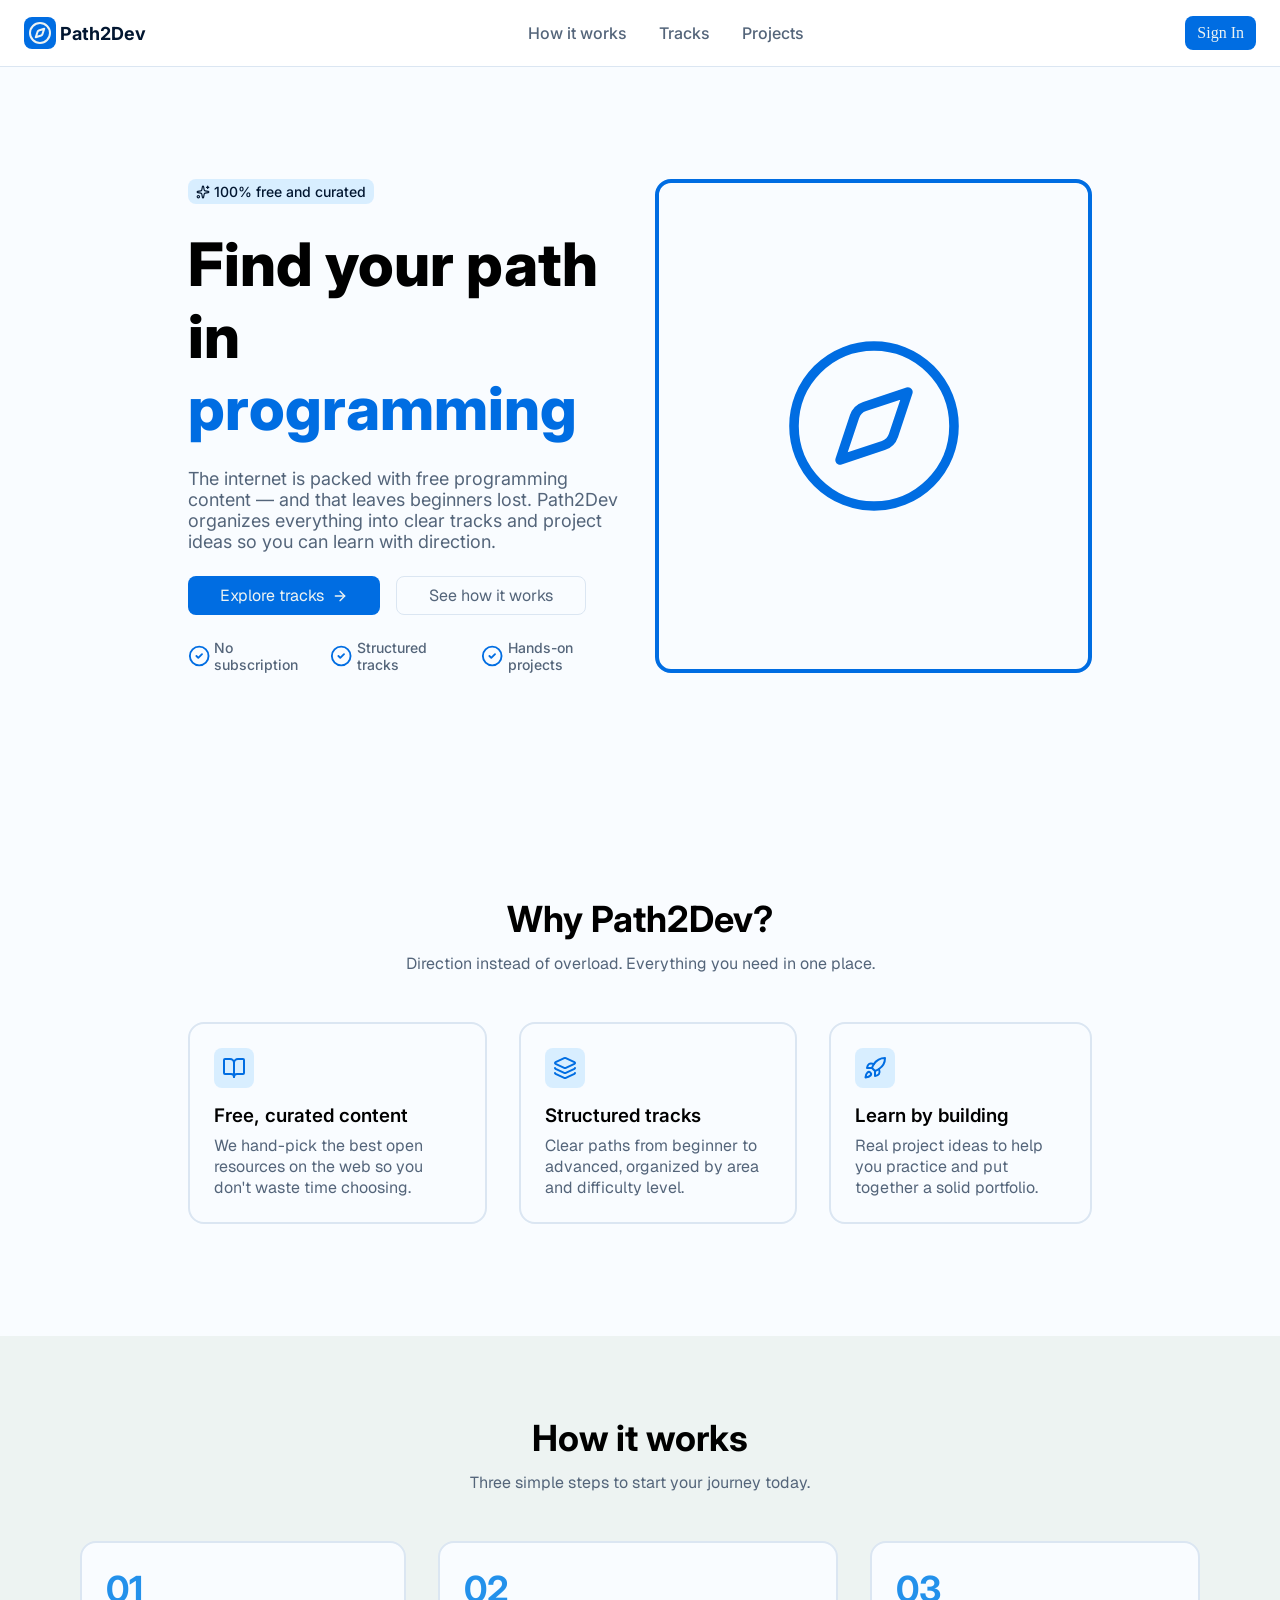
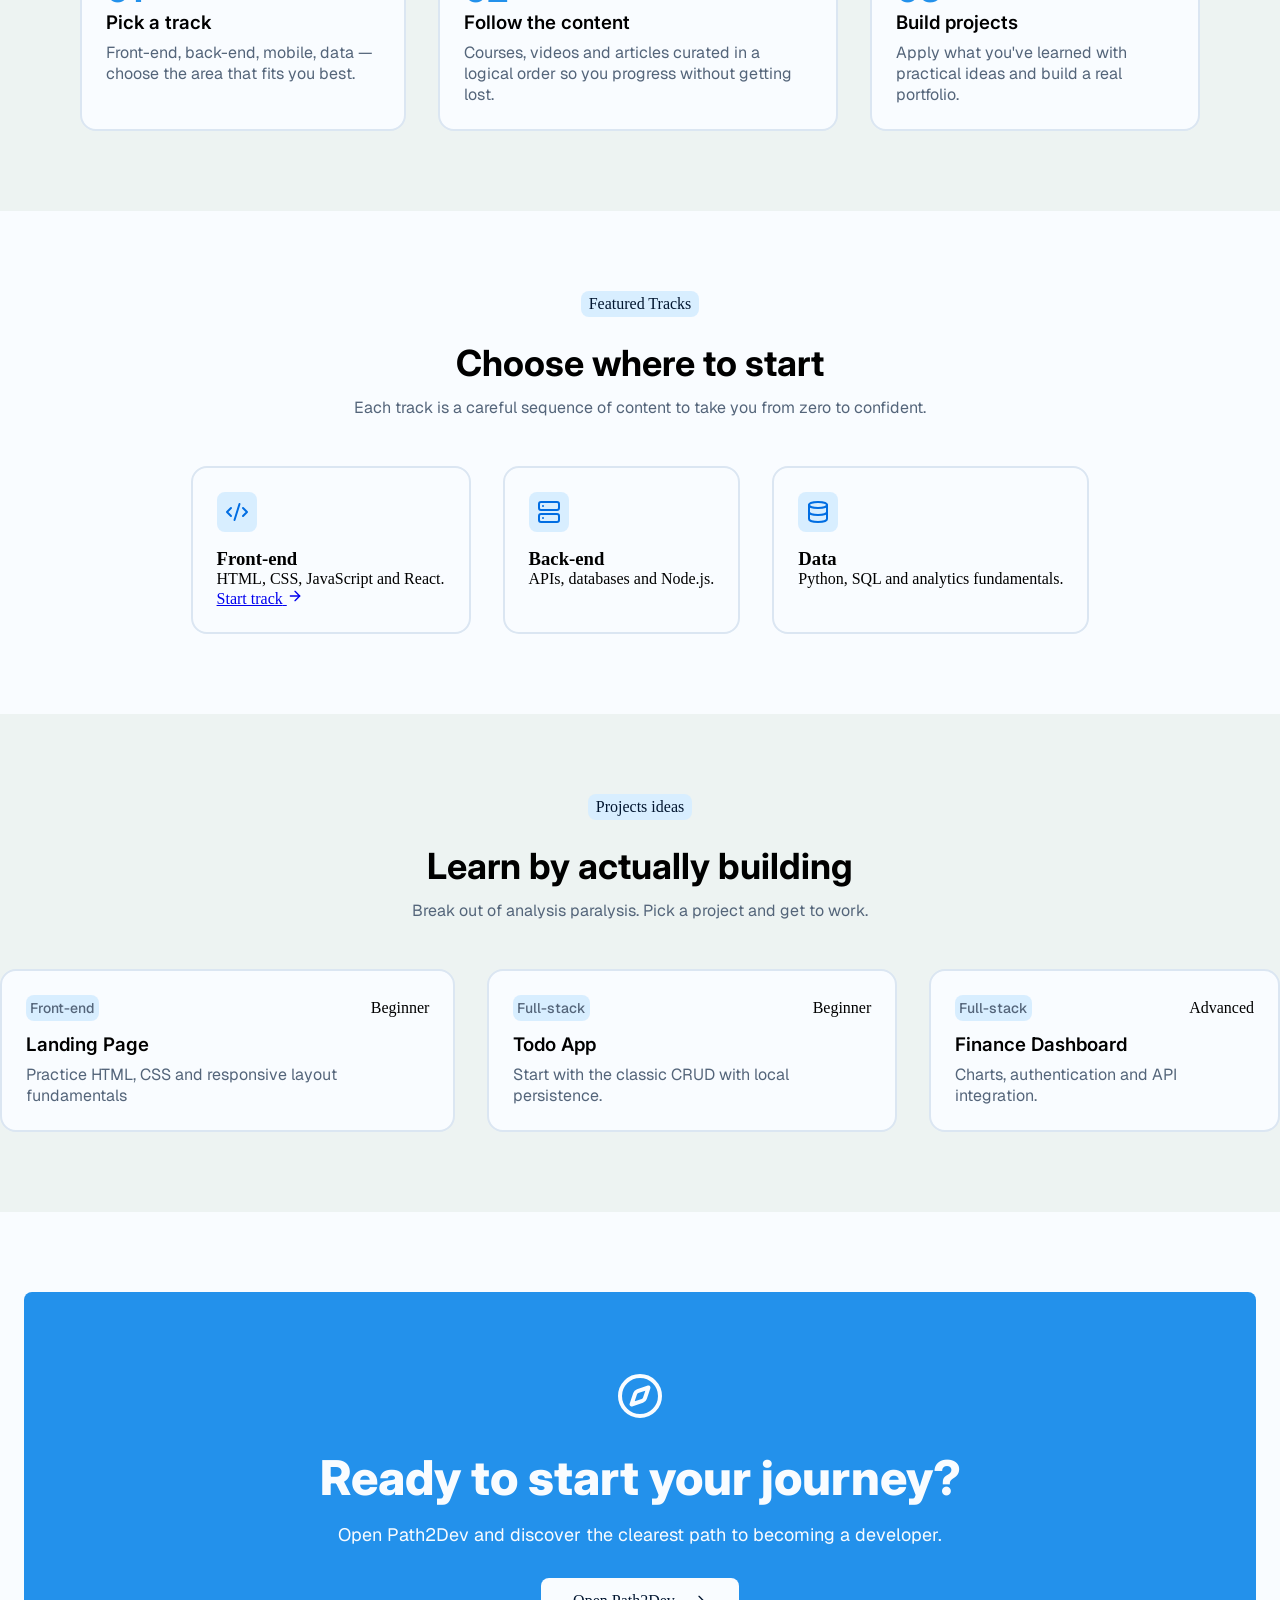
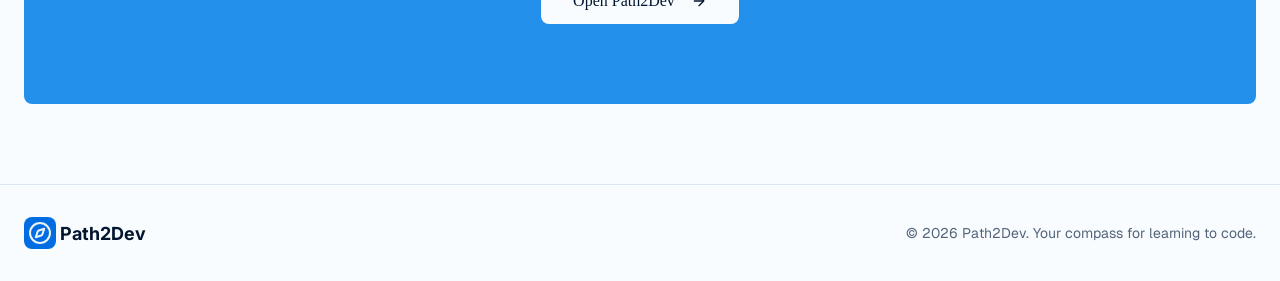
<file: index.html>
<!doctype html>
<html lang="en">
  <head>
    <meta charset="UTF-8" />
    <meta name="viewport" content="width=device-width, initial-scale=1.0" />
    <link rel="stylesheet" href="./src/css/style.css" />
    <link rel="stylesheet" href="./src/css/responsive.css">
    <title>Path2Dev</title>
  </head>
  <body>
    <header class="header">
      <nav class="header__nav">
        <div class="header__logo" >
          <div class="header__icon">
            <svg
              class="compass-icon"
              xmlns="http://www.w3.org/2000/svg"
              width="24"
              height="24"
              viewBox="0 0 24 24"
              fill="none"
              stroke="currentColor"
              stroke-width="2"
              stroke-linecap="round"
              stroke-linejoin="round"
              class="lucide lucide-compass-icon lucide-compass"
            >
              <circle cx="12" cy="12" r="10" />
              <path
                d="m16.24 7.76-1.804 5.411a2 2 0 0 1-1.265 1.265L7.76 16.24l1.804-5.411a2 2 0 0 1 1.265-1.265z"
              />
            </svg>
          </div>
          <span class="header__title">Path2Dev</span>
        </div>

        <ul class="header__navlist">
          <li>
            <a href="#how-it-works" class="header__navlist-link"
              >How it works</a
            >
          </li>
          <li><a href="#tracks" class="header__navlist-link">Tracks</a></li>
          <li><a href="#projects" class="header__navlist-link">Projects</a></li>
        </ul>

        <a class="header__button" href="./pages/learning.html">Sign In</a>
      </nav>
    </header>

    <main>
      <section class="hero" id="hero">
        <div class="hero__content">
          <div class="tag">
            <svg
              xmlns="http://www.w3.org/2000/svg"
              width="14"
              height="14"
              viewBox="0 0 24 24"
              fill="none"
              stroke="currentColor"
              stroke-width="2"
              stroke-linecap="round"
              stroke-linejoin="round"
              class="lucide lucide-sparkles-icon lucide-sparkles"
            >
              <path
                d="M11.017 2.814a1 1 0 0 1 1.966 0l1.051 5.558a2 2 0 0 0 1.594 1.594l5.558 1.051a1 1 0 0 1 0 1.966l-5.558 1.051a2 2 0 0 0-1.594 1.594l-1.051 5.558a1 1 0 0 1-1.966 0l-1.051-5.558a2 2 0 0 0-1.594-1.594l-5.558-1.051a1 1 0 0 1 0-1.966l5.558-1.051a2 2 0 0 0 1.594-1.594z"
              />
              <path d="M20 2v4" />
              <path d="M22 4h-4" />
              <circle cx="4" cy="20" r="2" />
            </svg>
            <span>100% free and curated</span>
          </div>
          <h1 class="hero__title">
            Find your path in <strong>programming</strong>
          </h1>
          <p class="hero__description">
            The internet is packed with free programming content — and that
            leaves beginners lost. Path2Dev organizes everything into clear
            tracks and project ideas so you can learn with direction.
          </p>

          <div class="hero__buttons">
            <a class="hero__button explore__button" href="#tracks">
              <span>Explore tracks</span>
              <svg
                xmlns="http://www.w3.org/2000/svg"
                width="16"
                height="16"
                viewBox="0 0 24 24"
                fill="none"
                stroke="currentColor"
                stroke-width="2"
                stroke-linecap="round"
                stroke-linejoin="round"
                class="lucide lucide-arrow-right-icon lucide-arrow-right"
              >
                <path d="M5 12h14" />
                <path d="m12 5 7 7-7 7" />
              </svg>
            </a>
            <a class="hero__button how-it-works-btn" href="#how-it-works"
              >See how it works</a
            >
          </div>

          <div class="hero__tags">
            <div class="no-subscription-tag hero__tag">
              <svg
                xmlns="http://www.w3.org/2000/svg"
                width="24"
                height="24"
                viewBox="0 0 24 24"
                fill="none"
                stroke="currentColor"
                stroke-width="2"
                stroke-linecap="round"
                stroke-linejoin="round"
                class="lucide lucide-circle-check-icon lucide-circle-check"
              >
                <circle cx="12" cy="12" r="10" />
                <path d="m9 12 2 2 4-4" />
              </svg>
              <span>No subscription</span>
            </div>

            <div class="structured-tracks-tag hero__tag">
              <svg
                xmlns="http://www.w3.org/2000/svg"
                width="24"
                height="24"
                viewBox="0 0 24 24"
                fill="none"
                stroke="currentColor"
                stroke-width="2"
                stroke-linecap="round"
                stroke-linejoin="round"
                class="lucide lucide-circle-check-icon lucide-circle-check"
              >
                <circle cx="12" cy="12" r="10" />
                <path d="m9 12 2 2 4-4" />
              </svg>
              <span>Structured tracks</span>
            </div>

            <div class="hands-on-projects-tag hero__tag">
              <svg
                xmlns="http://www.w3.org/2000/svg"
                width="24"
                height="24"
                viewBox="0 0 24 24"
                fill="none"
                stroke="currentColor"
                stroke-width="2"
                stroke-linecap="round"
                stroke-linejoin="round"
                class="lucide lucide-circle-check-icon lucide-circle-check"
              >
                <circle cx="12" cy="12" r="10" />
                <path d="m9 12 2 2 4-4" />
              </svg>
              <span>Hands-on projects</span>
            </div>
          </div>
        </div>

        <div class="hero__image">
          <svg
            class="compass-icon"
            xmlns="http://www.w3.org/2000/svg"
            width="192"
            height="192"
            viewBox="0 0 24 24"
            fill="none"
            stroke="currentColor"
            stroke-width="1.2"
            stroke-linecap="round"
            stroke-linejoin="round"
            class="lucide lucide-compass-icon lucide-compass"
          >
            <circle cx="12" cy="12" r="10" />
            <path
              d="m16.24 7.76-1.804 5.411a2 2 0 0 1-1.265 1.265L7.76 16.24l1.804-5.411a2 2 0 0 1 1.265-1.265z"
            />
          </svg>
        </div>
      </section>

      <section class="why-path2dev" id="why-path2dev">
        <div class="why-path2dev__header section__header">
          <h2 class="subtitle why-path2dev__title">Why Path2Dev?</h2>
          <p class="section__description">
            Direction instead of overload. Everything you need in one place.
          </p>
        </div>

        <div class="division-block-box">
          <div class="division-block">
            <div class="division-block-icon">
              <svg
                xmlns="http://www.w3.org/2000/svg"
                width="24"
                height="24"
                viewBox="0 0 24 24"
                fill="none"
                stroke="currentColor"
                stroke-width="2"
                stroke-linecap="round"
                stroke-linejoin="round"
                class="lucide lucide-book-open-icon lucide-book-open"
              >
                <path d="M12 7v14" />
                <path
                  d="M3 18a1 1 0 0 1-1-1V4a1 1 0 0 1 1-1h5a4 4 0 0 1 4 4 4 4 0 0 1 4-4h5a1 1 0 0 1 1 1v13a1 1 0 0 1-1 1h-6a3 3 0 0 0-3 3 3 3 0 0 0-3-3z"
                />
              </svg>
            </div>

            <h3 class="division-block__title">Free, curated content</h3>
            <p class="division-block__subtitle">
              We hand-pick the best open resources on the web so you don't waste
              time choosing.
            </p>
          </div>

          <div class="division-block">
            <div class="division-block-icon">
              <svg
                xmlns="http://www.w3.org/2000/svg"
                width="24"
                height="24"
                viewBox="0 0 24 24"
                fill="none"
                stroke="currentColor"
                stroke-width="2"
                stroke-linecap="round"
                stroke-linejoin="round"
                class="lucide lucide-layers-icon lucide-layers"
              >
                <path
                  d="M12.83 2.18a2 2 0 0 0-1.66 0L2.6 6.08a1 1 0 0 0 0 1.83l8.58 3.91a2 2 0 0 0 1.66 0l8.58-3.9a1 1 0 0 0 0-1.83z"
                />
                <path
                  d="M2 12a1 1 0 0 0 .58.91l8.6 3.91a2 2 0 0 0 1.65 0l8.58-3.9A1 1 0 0 0 22 12"
                />
                <path
                  d="M2 17a1 1 0 0 0 .58.91l8.6 3.91a2 2 0 0 0 1.65 0l8.58-3.9A1 1 0 0 0 22 17"
                />
              </svg>
            </div>

            <h3 class="division-block__title">Structured tracks</h3>
            <p class="division-block__subtitle">
              Clear paths from beginner to advanced, organized by area and
              difficulty level.
            </p>
          </div>

          <div class="division-block">
            <div class="division-block-icon">
              <svg
                xmlns="http://www.w3.org/2000/svg"
                width="24"
                height="24"
                viewBox="0 0 24 24"
                fill="none"
                stroke="currentColor"
                stroke-width="2"
                stroke-linecap="round"
                stroke-linejoin="round"
                class="lucide lucide-rocket-icon lucide-rocket"
              >
                <path d="M12 15v5s3.03-.55 4-2c1.08-1.62 0-5 0-5" />
                <path
                  d="M4.5 16.5c-1.5 1.26-2 5-2 5s3.74-.5 5-2c.71-.84.7-2.13-.09-2.91a2.18 2.18 0 0 0-2.91-.09"
                />
                <path
                  d="M9 12a22 22 0 0 1 2-3.95A12.88 12.88 0 0 1 22 2c0 2.72-.78 7.5-6 11a22.4 22.4 0 0 1-4 2z"
                />
                <path d="M9 12H4s.55-3.03 2-4c1.62-1.08 5 .05 5 .05" />
              </svg>
            </div>

            <h3 class="division-block__title">Learn by building</h3>
            <p class="division-block__subtitle">
              Real project ideas to help you practice and put together a solid
              portfolio.
            </p>
          </div>
        </div>
      </section>

      <section class="how-it-works" id="how-it-works">
        <div class="how-it-works__header section__header">
          <h2 class="subtitle how-it-works__title">How it works</h2>
          <p class="section__description">Three simple steps to start your journey today.</p>
        </div>

        <div class="division-block-box">
          <div class="division-block">
            <div class="number">01</div>
            <h3 class="division-block__title">Pick a track</h3>
            <p class="division-block__subtitle">
              Front-end, back-end, mobile, data — choose the area that fits you
              best.
            </p>
          </div>

          <div class="division-block">
            <div class="number">02</div>
            <h3 class="division-block__title">Follow the content</h3>
            <p class="division-block__subtitle">
              Courses, videos and articles curated in a logical order so you
              progress without getting lost.
            </p>
          </div>

          <div class="division-block">
            <div class="number">03</div>
            <h3 class="division-block__title">Build projects</h3>
            <p class="division-block__subtitle">
              Apply what you've learned with practical ideas and build a real
              portfolio.
            </p>
          </div>
        </div>
      </section>

      <section class="tracks" id="tracks">
        <div class="tracks__header section__header">
          <div class="featured-tag">
            <span class="tag">Featured Tracks</span>
          </div>
          <h2 class="subtitle">Choose where to start</h2>
          <p class="section__description">
            Each track is a careful sequence of content to take you from zero to
            confident.
          </p>
        </div>

        <div class="division-block-box">
          <div class="division-block">
            <div class="icon code-icon division-block-icon">
              <svg
                xmlns="http://www.w3.org/2000/svg"
                width="24"
                height="24"
                viewBox="0 0 24 24"
                fill="none"
                stroke="currentColor"
                stroke-width="2"
                stroke-linecap="round"
                stroke-linejoin="round"
                class="lucide lucide-code-xml-icon lucide-code-xml"
              >
                <path d="m18 16 4-4-4-4" />
                <path d="m6 8-4 4 4 4" />
                <path d="m14.5 4-5 16" />
              </svg>
            </div>
            <h3>Front-end</h3>
            <p>HTML, CSS, JavaScript and React.</p>
            <a href="./pages/learning.html" class="track-link">
              <span>Start track</span>
              <svg
                xmlns="http://www.w3.org/2000/svg"
                width="16"
                height="16"
                viewBox="0 0 24 24"
                fill="none"
                stroke="currentColor"
                stroke-width="2"
                stroke-linecap="round"
                stroke-linejoin="round"
                class="lucide lucide-arrow-right"
              >
                <path d="M5 12h14" />
                <path d="m12 5 7 7-7 7" />
              </svg>
            </a>
          </div>

          <div class="division-block">
            <div class="icon server-icon division-block-icon">
              <svg
                xmlns="http://www.w3.org/2000/svg"
                width="24"
                height="24"
                viewBox="0 0 24 24"
                fill="none"
                stroke="currentColor"
                stroke-width="2"
                stroke-linecap="round"
                stroke-linejoin="round"
                class="lucide lucide-server-icon lucide-server"
              >
                <rect width="20" height="8" x="2" y="2" rx="2" ry="2" />
                <rect width="20" height="8" x="2" y="14" rx="2" ry="2" />
                <line x1="6" x2="6.01" y1="6" y2="6" />
                <line x1="6" x2="6.01" y1="18" y2="18" />
              </svg>
            </div>
            <h3>Back-end</h3>
            <p>APIs, databases and Node.js.</p>
          </div>

          <div class="division-block">
            <div class="icon data-icon division-block-icon">
              <svg
                xmlns="http://www.w3.org/2000/svg"
                width="24"
                height="24"
                viewBox="0 0 24 24"
                fill="none"
                stroke="currentColor"
                stroke-width="2"
                stroke-linecap="round"
                stroke-linejoin="round"
                class="lucide lucide-database-icon lucide-database"
              >
                <ellipse cx="12" cy="5" rx="9" ry="3" />
                <path d="M3 5V19A9 3 0 0 0 21 19V5" />
                <path d="M3 12A9 3 0 0 0 21 12" />
              </svg>
            </div>
            <h3>Data</h3>
            <p>Python, SQL and analytics fundamentals.</p>
          </div>
        </div>
      </section>

      <section class="projects" id="projects">
        <div class="projects__header section__header">
          <div class="projects__tag tag">
            <span>Projects ideas</span>
          </div>

          <h2 class="subtitle">Learn by actually building</h2>
          <p class="section__description">
            Break out of analysis paralysis. Pick a project and get to work.
          </p>
        </div>

        <div class="division-block-box">
          <div class="division-block">
            <div class="projects-tags">
              <span class="stack">Front-end</span>
              <span class="difficulty">Beginner</span>
            </div>
            <h3 class="division-block__title">Landing Page</h3>
            <p class="division-block__subtitle">Practice HTML, CSS and responsive layout fundamentals</p>
          </div>

          <div class="division-block">
            <div class="projects-tags">
              <span class="stack">Full-stack</span>
              <span class="difficulty">Beginner</span>
            </div>
            <h3 class="division-block__title">Todo App</h3>
            <p class="division-block__subtitle">Start with the classic CRUD with local persistence.</p>
          </div>

          <div class="division-block">
            <div class="projects-tags">
              <span class="stack">Full-stack</span>
              <span class="difficulty">Advanced</span>
            </div>
            <h3 class="division-block__title">Finance Dashboard</h3>
            <p class="division-block__subtitle">Charts, authentication and API integration.</p>
          </div>
        </div>
      </section>

      <section class="access" id="acess">
        <div class="access_box">
          <div class="access__content">
            <div class="icon">
              <svg
                class="compass-icon"
                xmlns="http://www.w3.org/2000/svg"
                width="48"
                height="48"
                viewBox="0 0 24 24"
                fill="none"
                stroke="currentColor"
                stroke-width="2"
                stroke-linecap="round"
                stroke-linejoin="round"
                class="lucide lucide-compass-icon lucide-compass"
              >
                <circle cx="12" cy="12" r="10" />
                <path
                  d="m16.24 7.76-1.804 5.411a2 2 0 0 1-1.265 1.265L7.76 16.24l1.804-5.411a2 2 0 0 1 1.265-1.265z"
                />
              </svg>
            </div>
            <h2 class="access__title">Ready to start your journey?</h2>
            <p class="access__description">
              Open Path2Dev and discover the clearest path to becoming a
              developer.
            </p>
            <a href="./pages/learning.html" class="access__button">
              <span>
                Open Path2Dev 
              </span>
              <svg
                xmlns="http://www.w3.org/2000/svg"
                width="16"
                height="16"
                viewBox="0 0 24 24"
                fill="none"
                stroke="currentColor"
                stroke-width="2"
                stroke-linecap="round"
                stroke-linejoin="round"
                class="lucide lucide-arrow-right-icon lucide-arrow-right"
              >
                <path d="M5 12h14" />
                <path d="m12 5 7 7-7 7" />
              </svg>
            </a>
          </div>
        </div>
      </section>

      <footer class="footer" id="footer">
        <div class="footer__logo ">
          <div class="footer__icon">
            <svg
              class="compass-icon"
              xmlns="http://www.w3.org/2000/svg"
              width="24"
              height="24"
              viewBox="0 0 24 24"
              fill="none"
              stroke="currentColor"
              stroke-width="2"
              stroke-linecap="round"
              stroke-linejoin="round"
              class="lucide lucide-compass-icon lucide-compass"
            >
              <circle cx="12" cy="12" r="10" />
              <path
                d="m16.24 7.76-1.804 5.411a2 2 0 0 1-1.265 1.265L7.76 16.24l1.804-5.411a2 2 0 0 1 1.265-1.265z"
              />
            </svg>
          </div>
          <span class="header__title">Path2Dev</span>
        </div>
        <p class="footer__message">
          &copy; 2026 Path2Dev. Your compass for learning to code.
        </p>
      </footer>
    </main>
  </body>
</html>
</file>
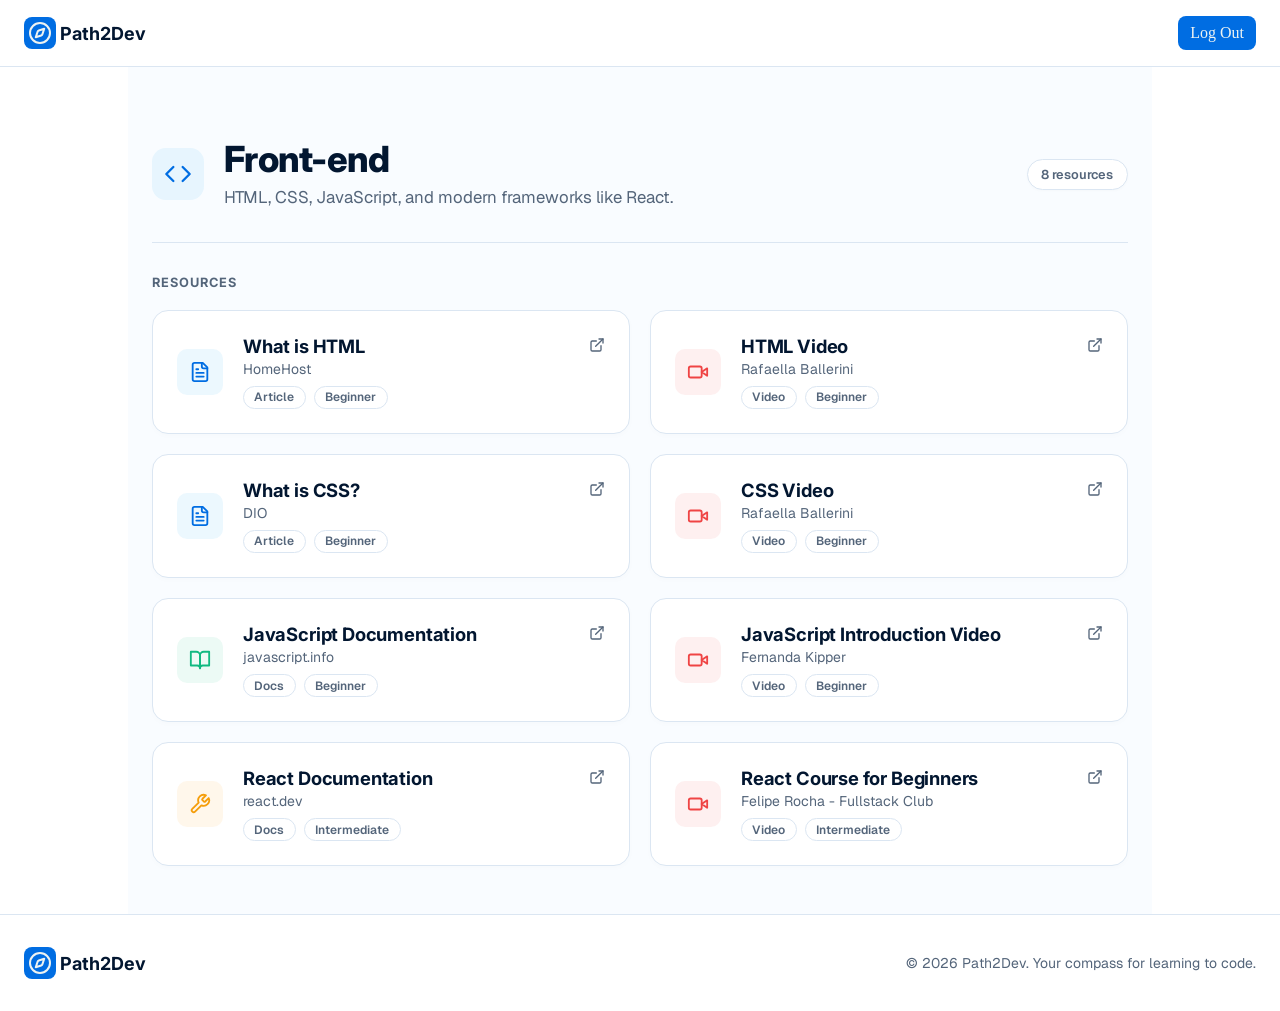
<file: pages/learning.html>
<!DOCTYPE html>
<html lang="pt-BR">
  <head>
    <meta charset="UTF-8" />
    <meta name="viewport" content="width=device-width, initial-scale=1.0" />
    <link rel="stylesheet" href="../src/css/style.css" />
    <link rel="stylesheet" href="../src/css/responsive.css" />
    <link rel="stylesheet" href="../src/css/learning.css" />
    <link rel="stylesheet" href="../src/css/r-learning.css" />
    <title>Front-end | Path2Dev</title>
  </head>
  <body>
    <header class="header">
      <nav class="header__nav">
        <a class="header__logo" href="../index.html" style="text-decoration: none;">
          <div class="header__icon">
            <svg
              class="compass-icon"
              xmlns="http://www.w3.org/2000/svg"
              width="24"
              height="24"
              viewBox="0 0 24 24"
              fill="none"
              stroke="currentColor"
              stroke-width="2"
              stroke-linecap="round"
              stroke-linejoin="round"
            >
              <circle cx="12" cy="12" r="10" />
              <path
                d="m16.24 7.76-1.804 5.411a2 2 0 0 1-1.265 1.265L7.76 16.24l1.804-5.411a2 2 0 0 1 1.265-1.265z"
              />
            </svg>
          </div>
          <span class="header__title">Path2Dev</span>
        </a>



        <a class="header__button" href="../index.html">Log Out</a>
      </nav>
    </header>

    <main class="learning-main">
      <!-- Top Resource Header -->
      <section class="resource-header">
        <div class="resource-header__main-info">
          <div class="resource-header__icon-box">
            <svg
              xmlns="http://www.w3.org/2000/svg"
              width="28"
              height="28"
              viewBox="0 0 24 24"
              fill="none"
              stroke="currentColor"
              stroke-width="2"
              stroke-linecap="round"
              stroke-linejoin="round"
              class="lucide lucide-code"
            >
              <polyline points="16 18 22 12 16 6" />
              <polyline points="8 6 2 12 8 18" />
            </svg>
          </div>
          <div class="resource-header__text">
            <h1 class="resource-header__title">Front-end</h1>
            <p class="resource-header__description">
              HTML, CSS, JavaScript, and modern frameworks like React.
            </p>
          </div>
        </div>
        <div class="resource-header__badge">
          <span>8 resources</span>
        </div>
      </section>

      <!-- Section Title -->
      <h2 class="resources-section-title">RESOURCES</h2>

      <!-- Resources Grid (2 columns in desktop) -->
      <section class="resources-grid">
        <!-- 1. O que é HTML -->
        <a href="https://www.homehost.com.br/blog/tutoriais/o-que-e-html/" target="_blank" class="resource-card">
          <div class="resource-card__main">
            <div class="resource-card__icon-box text-icon">
              <svg xmlns="http://www.w3.org/2000/svg" width="22" height="22" viewBox="0 0 24 24" fill="none" stroke="currentColor" stroke-width="2" stroke-linecap="round" stroke-linejoin="round" class="lucide lucide-file-text"><path d="M15 2H6a2 2 0 0 0-2 2v16a2 2 0 0 0 2 2h12a2 2 0 0 0 2-2V7Z"/><path d="M14 2v4a2 2 0 0 0 2 2h4"/><path d="M10 9H8"/><path d="M16 13H8"/><path d="M16 17H8"/></svg>
            </div>
            <div class="resource-card__info">
              <h3 class="resource-card__title">What is HTML</h3>
              <p class="resource-card__source">HomeHost</p>
              <div class="resource-card__tags">
                <span class="resource-card__tag">Article</span>
                <span class="resource-card__tag">Beginner</span>
              </div>
            </div>
          </div>
          <div class="resource-card__external-icon">
            <svg xmlns="http://www.w3.org/2000/svg" width="16" height="16" viewBox="0 0 24 24" fill="none" stroke="currentColor" stroke-width="2" stroke-linecap="round" stroke-linejoin="round" class="lucide lucide-external-link"><path d="M15 3h6v6"/><path d="M10 14 21 3"/><path d="M18 13v6a2 2 0 0 1-2 2H5a2 2 0 0 1-2-2V8a2 2 0 0 1 2-2h6"/></svg>
          </div>
        </a>

        <!-- 2. Vídeo HTML -->
        <a href="https://youtu.be/Fhy-5CtVkiM?si=03Mhf3sx6ogK76eL" target="_blank" class="resource-card">
          <div class="resource-card__main">
            <div class="resource-card__icon-box video-icon">
              <svg xmlns="http://www.w3.org/2000/svg" width="22" height="22" viewBox="0 0 24 24" fill="none" stroke="currentColor" stroke-width="2" stroke-linecap="round" stroke-linejoin="round" class="lucide lucide-video"><path d="m22 8-6 4 6 4V8Z"/><rect width="14" height="12" x="2" y="6" rx="2" ry="2"/></svg>
            </div>
            <div class="resource-card__info">
              <h3 class="resource-card__title">HTML Video</h3>
              <p class="resource-card__source">Rafaella Ballerini</p>
              <div class="resource-card__tags">
                <span class="resource-card__tag">Video</span>
                <span class="resource-card__tag">Beginner</span>
              </div>
            </div>
          </div>
          <div class="resource-card__external-icon">
            <svg xmlns="http://www.w3.org/2000/svg" width="16" height="16" viewBox="0 0 24 24" fill="none" stroke="currentColor" stroke-width="2" stroke-linecap="round" stroke-linejoin="round" class="lucide lucide-external-link"><path d="M15 3h6v6"/><path d="M10 14 21 3"/><path d="M18 13v6a2 2 0 0 1-2 2H5a2 2 0 0 1-2-2V8a2 2 0 0 1 2-2h6"/></svg>
          </div>
        </a>

        <!-- 3. O que é CSS -->
        <a href="https://www.dio.me/articles/o-que-e-css-e-sua-importancia-no-desenvolvimento-web" target="_blank" class="resource-card">
          <div class="resource-card__main">
            <div class="resource-card__icon-box text-icon">
              <svg xmlns="http://www.w3.org/2000/svg" width="22" height="22" viewBox="0 0 24 24" fill="none" stroke="currentColor" stroke-width="2" stroke-linecap="round" stroke-linejoin="round" class="lucide lucide-file-text"><path d="M15 2H6a2 2 0 0 0-2 2v16a2 2 0 0 0 2 2h12a2 2 0 0 0 2-2V7Z"/><path d="M14 2v4a2 2 0 0 0 2 2h4"/><path d="M10 9H8"/><path d="M16 13H8"/><path d="M16 17H8"/></svg>
            </div>
            <div class="resource-card__info">
              <h3 class="resource-card__title">What is CSS?</h3>
              <p class="resource-card__source">DIO</p>
              <div class="resource-card__tags">
                <span class="resource-card__tag">Article</span>
                <span class="resource-card__tag">Beginner</span>
              </div>
            </div>
          </div>
          <div class="resource-card__external-icon">
            <svg xmlns="http://www.w3.org/2000/svg" width="16" height="16" viewBox="0 0 24 24" fill="none" stroke="currentColor" stroke-width="2" stroke-linecap="round" stroke-linejoin="round" class="lucide lucide-external-link"><path d="M15 3h6v6"/><path d="M10 14 21 3"/><path d="M18 13v6a2 2 0 0 1-2 2H5a2 2 0 0 1-2-2V8a2 2 0 0 1 2-2h6"/></svg>
          </div>
        </a>

        <!-- 4. Vídeo CSS -->
        <a href="https://youtu.be/AB35iSr1YyA?si=Azrts2Iwz_8v-IYo" target="_blank" class="resource-card">
          <div class="resource-card__main">
            <div class="resource-card__icon-box video-icon">
              <svg xmlns="http://www.w3.org/2000/svg" width="22" height="22" viewBox="0 0 24 24" fill="none" stroke="currentColor" stroke-width="2" stroke-linecap="round" stroke-linejoin="round" class="lucide lucide-video"><path d="m22 8-6 4 6 4V8Z"/><rect width="14" height="12" x="2" y="6" rx="2" ry="2"/></svg>
            </div>
            <div class="resource-card__info">
              <h3 class="resource-card__title">CSS Video</h3>
              <p class="resource-card__source">Rafaella Ballerini</p>
              <div class="resource-card__tags">
                <span class="resource-card__tag">Video</span>
                <span class="resource-card__tag">Beginner</span>
              </div>
            </div>
          </div>
          <div class="resource-card__external-icon">
            <svg xmlns="http://www.w3.org/2000/svg" width="16" height="16" viewBox="0 0 24 24" fill="none" stroke="currentColor" stroke-width="2" stroke-linecap="round" stroke-linejoin="round" class="lucide lucide-external-link"><path d="M15 3h6v6"/><path d="M10 14 21 3"/><path d="M18 13v6a2 2 0 0 1-2 2H5a2 2 0 0 1-2-2V8a2 2 0 0 1 2-2h6"/></svg>
          </div>
        </a>

        <!-- 5. Documentação JavaScript -->
        <a href="https://javascript.info/" target="_blank" class="resource-card">
          <div class="resource-card__main">
            <div class="resource-card__icon-box book-icon">
              <svg xmlns="http://www.w3.org/2000/svg" width="22" height="22" viewBox="0 0 24 24" fill="none" stroke="currentColor" stroke-width="2" stroke-linecap="round" stroke-linejoin="round" class="lucide lucide-book-open"><path d="M2 3h6a4 4 0 0 1 4 4v14a3 3 0 0 0-3-3H2z"/><path d="M22 3h-6a4 4 0 0 0-4 4v14a3 3 0 0 1 3-3h7z"/></svg>
            </div>
            <div class="resource-card__info">
              <h3 class="resource-card__title">JavaScript Documentation</h3>
              <p class="resource-card__source">javascript.info</p>
              <div class="resource-card__tags">
                <span class="resource-card__tag">Docs</span>
                <span class="resource-card__tag">Beginner</span>
              </div>
            </div>
          </div>
          <div class="resource-card__external-icon">
            <svg xmlns="http://www.w3.org/2000/svg" width="16" height="16" viewBox="0 0 24 24" fill="none" stroke="currentColor" stroke-width="2" stroke-linecap="round" stroke-linejoin="round" class="lucide lucide-external-link"><path d="M15 3h6v6"/><path d="M10 14 21 3"/><path d="M18 13v6a2 2 0 0 1-2 2H5a2 2 0 0 1-2-2V8a2 2 0 0 1 2-2h6"/></svg>
          </div>
        </a>

        <!-- 6. Vídeo JavaScript -->
        <a href="https://youtu.be/mo3fpbW_eTA?si=Ikm9QWit-28WQcVv" target="_blank" class="resource-card">
          <div class="resource-card__main">
            <div class="resource-card__icon-box video-icon">
              <svg xmlns="http://www.w3.org/2000/svg" width="22" height="22" viewBox="0 0 24 24" fill="none" stroke="currentColor" stroke-width="2" stroke-linecap="round" stroke-linejoin="round" class="lucide lucide-video"><path d="m22 8-6 4 6 4V8Z"/><rect width="14" height="12" x="2" y="6" rx="2" ry="2"/></svg>
            </div>
            <div class="resource-card__info">
              <h3 class="resource-card__title">JavaScript Introduction Video</h3>
              <p class="resource-card__source">Fernanda Kipper</p>
              <div class="resource-card__tags">
                <span class="resource-card__tag">Video</span>
                <span class="resource-card__tag">Beginner</span>
              </div>
            </div>
          </div>
          <div class="resource-card__external-icon">
            <svg xmlns="http://www.w3.org/2000/svg" width="16" height="16" viewBox="0 0 24 24" fill="none" stroke="currentColor" stroke-width="2" stroke-linecap="round" stroke-linejoin="round" class="lucide lucide-external-link"><path d="M15 3h6v6"/><path d="M10 14 21 3"/><path d="M18 13v6a2 2 0 0 1-2 2H5a2 2 0 0 1-2-2V8a2 2 0 0 1 2-2h6"/></svg>
          </div>
        </a>

        <!-- 7. React Official Tutorial -->
        <a href="https://react.dev/" target="_blank" class="resource-card">
          <div class="resource-card__main">
            <div class="resource-card__icon-box tool-icon">
              <svg xmlns="http://www.w3.org/2000/svg" width="22" height="22" viewBox="0 0 24 24" fill="none" stroke="currentColor" stroke-width="2" stroke-linecap="round" stroke-linejoin="round" class="lucide lucide-wrench"><path d="M14.7 6.3a1 1 0 0 0 0 1.4l1.6 1.6a1 1 0 0 0 1.4 0l3.77-3.77a6 6 0 0 1-7.94 7.94l-6.91 6.91a2.12 2.12 0 0 1-3-3l6.91-6.91a6 6 0 0 1 7.94-7.94l-3.76 3.76z"/></svg>
            </div>
            <div class="resource-card__info">
              <h3 class="resource-card__title">React Documentation</h3>
              <p class="resource-card__source">react.dev</p>
              <div class="resource-card__tags">
                <span class="resource-card__tag">Docs</span>
                <span class="resource-card__tag">Intermediate</span>
              </div>
            </div>
          </div>
          <div class="resource-card__external-icon">
            <svg xmlns="http://www.w3.org/2000/svg" width="16" height="16" viewBox="0 0 24 24" fill="none" stroke="currentColor" stroke-width="2" stroke-linecap="round" stroke-linejoin="round" class="lucide lucide-external-link"><path d="M15 3h6v6"/><path d="M10 14 21 3"/><path d="M18 13v6a2 2 0 0 1-2 2H5a2 2 0 0 1-2-2V8a2 2 0 0 1 2-2h6"/></svg>
          </div>
        </a>

        <!-- 8. React Course for Beginners (YouTube) -->
        <a href="https://youtu.be/2RWsLmu8yVc?si=ojOPscnzmqWpkOGg" target="_blank" class="resource-card">
          <div class="resource-card__main">
            <div class="resource-card__icon-box video-icon">
              <svg xmlns="http://www.w3.org/2000/svg" width="22" height="22" viewBox="0 0 24 24" fill="none" stroke="currentColor" stroke-width="2" stroke-linecap="round" stroke-linejoin="round" class="lucide lucide-video"><path d="m22 8-6 4 6 4V8Z"/><rect width="14" height="12" x="2" y="6" rx="2" ry="2"/></svg>
            </div>
            <div class="resource-card__info">
              <h3 class="resource-card__title">React Course for Beginners</h3>
              <p class="resource-card__source">Felipe Rocha - Fullstack Club</p>
              <div class="resource-card__tags">
                <span class="resource-card__tag">Video</span>
                <span class="resource-card__tag">Intermediate</span>
              </div>
            </div>
          </div>
          <div class="resource-card__external-icon">
            <svg xmlns="http://www.w3.org/2000/svg" width="16" height="16" viewBox="0 0 24 24" fill="none" stroke="currentColor" stroke-width="2" stroke-linecap="round" stroke-linejoin="round" class="lucide lucide-external-link"><path d="M15 3h6v6"/><path d="M10 14 21 3"/><path d="M18 13v6a2 2 0 0 1-2 2H5a2 2 0 0 1-2-2V8a2 2 0 0 1 2-2h6"/></svg>
          </div>
        </a>
      </section>
    </main>

    <footer class="footer">
      <div class="footer__logo">
        <div class="footer__icon">
          <svg
            class="compass-icon"
            xmlns="http://www.w3.org/2000/svg"
            width="24"
            height="24"
            viewBox="0 0 24 24"
            fill="none"
            stroke="currentColor"
            stroke-width="2"
            stroke-linecap="round"
            stroke-linejoin="round"
          >
            <circle cx="12" cy="12" r="10" />
            <path
              d="m16.24 7.76-1.804 5.411a2 2 0 0 1-1.265 1.265L7.76 16.24l1.804-5.411a2 2 0 0 1 1.265-1.265z"
            />
          </svg>
        </div>
        <span class="header__title">Path2Dev</span>
      </div>
      <p class="footer__message">
        &copy; 2026 Path2Dev. Your compass for learning to code.
      </p>
    </footer>
  </body>
</html>
</file>
<file: src/css/style.css>
@import url("https://fonts.googleapis.com/css2?family=Inter:ital,opsz,wght@0,14..32,100..900;1,14..32,100..900&family=Josefin+Sans:ital,wght@0,100..700;1,100..700&display=swap");
@import url("https://fonts.googleapis.com/css2?family=Geist:wght@100..900&display=swap");

* {
  margin: 0;
  padding: 0;
  box-sizing: border-box;
}

:root {
  --background-color: rgb(249, 252, 255);
  --foreground-color: rgb(2, 22, 48);
  --primary-color: oklch(55.37% 0.19684 257.045);
  --primary-foreground-color: oklab(95.934% -0.00648 -0.00071);
  --secondary-color: oklch(64.254% 0.16404 249.119);
  --muted-foreground-color: rgb(84, 101, 122);
  --border-color: rgb(219, 230, 242);
  --accent-color: oklch(0.94 0.04 250);
}

html {
  scroll-behavior: smooth;
}

main {
  background-color: var(--background-color);
}

.header {
  border-bottom: 1px solid var(--border-color);
  /* position: sticky;
    top: 0; */
}

.header__nav {
  display: flex;
  justify-content: space-between;

  padding: 1rem 1.5rem;

  align-items: center;
}

.header__logo, .footer__logo { 
  display: flex;
  align-items: center;
  justify-content: center;
  gap: 0.25rem;
}

.header__icon, .footer__icon {
  width: min(90%, 2.25rem);
  height: min(90%, 2.25rem);

  display: flex;
  align-items: center;
  justify-content: center;

  padding: 0.25rem;
  border-radius: 0.5rem;

  background-color: var(--primary-color);
}

.header__icon svg, .footer__icon svg {
  color: var(--primary-foreground-color);
}

.header__title {
  font-size: 1.125rem;
  font-weight: 700;
  color: var(--foreground-color);
  font-family: Inter;
}

.header__navlist {
  list-style: none;

  display: flex;
  gap: 2rem;
}

.header__navlist-link {
  font-size: 1rem;
  font-weight: 500;
  color: var(--muted-foreground-color);
  font-family: Inter;
  text-decoration: none;
}

.header__navlist-link:hover {
  color: var(--foreground-color);
}

.header__button {
  background-color: var(--primary-color);
  color: var(--primary-foreground-color);
  padding: 0.5rem 0.75rem;
  border-radius: 0.5rem;

  font-size: 1rem;
  text-decoration: none;
  transition: all 0.15s ease-in-out;
}

.header__button:hover {
  background-color: var(--secondary-color);
}

.hero {
  padding: 7rem 1.5rem;
  margin: 0 10.25rem;

  display: flex;
  justify-content: center;
  gap: 2rem;
}

.hero__content {
  width: min(90%, 33rem);
}

.tag {
  display: inline-flex;
  align-items: center;
  gap: 0.25rem;

  padding: 0.25rem 0.5rem;
  margin-bottom: 1.5rem;
  border-radius: 0.5rem;

  background-color: var(--accent-color);
  color: var(--foreground-color);
}

.hero__content .tag span {
  color: var(--foreground-color);
  font-weight: 500;
  font-family: Inter;
  font-size: 0.875rem;
}

.hero__title {
  font-size: 3.75rem;
  font-family: Inter;
  font-weight: 800;
  margin-bottom: 1.5rem;
}

.hero__title strong {
  font-weight: 800;
  color: var(--primary-color);
}

.hero__description {
  font-size: 1.125rem;
  color: var(--muted-foreground-color);
  font-family: Inter;
  margin-bottom: 1.5rem;
}

.hero__buttons {
  margin-bottom: 1.5rem;
  display: inline-flex;
  gap: 1rem;
}

.explore__button {
  background-color: var(--primary-color);
  text-decoration: none;
  color: var(--primary-foreground-color);
  padding: 0.5rem 2rem;
  border-radius: 0.5rem;
  font-size: 1rem;
  font-family: Geist;
  transition: all 0.15s ease-in-out;

  display: inline-flex;
  align-items: center;
  justify-content: center;
  gap: 0.5rem;
}

.explore__button:hover {
  background-color: var(--secondary-color);
}

.how-it-works-btn {
  background-color: transparent;
  border: 1px solid var(--border-color);
  color: var(--muted-foreground-color);
  text-decoration: none;
  padding: 0.5rem 2rem;
  border-radius: 0.5rem;
  font-size: 1rem;
  font-family: Geist;
  transition: all 0.15s ease-in-out;
}

.how-it-works-btn:hover {
  background-color: var(--border-color);
}

.hero__tags {
  display: flex;
  gap: 1rem;
}
.hero__tag {
  display: inline-flex;
  align-items: center;
  gap: 0.25rem;
}

.hero__tag span {
  color: var(--muted-foreground-color);
  font-size: 0.875rem;
  font-weight: 500;
  font-family: Inter;
}

.hero__tag svg {
  color: var(--primary-color);
}

.hero__image {
  width: min(90%, 33rem);

  border: 0.25rem solid var(--primary-color);
  display: flex;
  align-items: center;
  justify-content: center;

  border-radius: 1rem;
  padding: 2rem 0;
}

.hero__image svg {
  color: var(--primary-color);
}

.why-path2dev {
  padding: 7rem 1.5rem;
  margin: 0 10.25rem;
}

.section__header {
  display: flex;
  flex-direction: column;
  align-items: center;

  margin-bottom: 3rem;
}

.subtitle {
  font-size: 2.25rem;
  font-weight: 700;
  font-family: Inter;
}

.section__description {
  margin-top: 0.75rem;
  color: var(--muted-foreground-color);
  font-family: Geist;
}

.division-block-box {
  display: flex;
  justify-content: space-around;
  gap: 2rem;
}

.division-block {
  padding: 1.5rem;

  background-color: var(--background-color);
  border: 2px solid var(--border-color);
  border-radius: 1rem;
}

.division-block-icon {
  margin-bottom: 1rem;

  display: inline-flex;
  padding: 0.5rem;
  border-radius: 0.5rem;

  background-color: var(--accent-color);
}

.division-block-icon svg {
  color: var(--primary-color);
}

.division-block__title {
  margin-bottom: 0.5rem;

  font-family: Inter;
  font-weight: 600;
}

.division-block__subtitle {
  color: var(--muted-foreground-color);
  font-family: Geist;
}

.how-it-works {
  background-color: var(--primary-foreground-color);
  padding: 5rem;
}

.number {
  font-size: 2.25rem;
  font-weight: 700;
  font-family: Inter;
  color: var(--secondary-color);
}

.tracks {
  padding: 5rem 1.5rem;
  margin: 0 10.25rem;
}

.tracks .division-block-box {
  justify-content: center;
  gap: 2rem;
}


.projects {
  background-color: var(--primary-foreground-color);
  padding: 5rem 0;
}

.projects .division-block-box {
  justify-content: center;
  gap: 2rem;
}

.projects .division-block-box .projects-tags {
  display: flex;
  justify-content: space-between;
  align-items: center;

  margin-bottom: 0.75rem;
}

.stack {
  font-size: 0.875rem;
  font-weight: 500;
  font-family: Geist;
  color: var(--muted-foreground-color);
  background-color: var(--accent-color);
  padding: 0.25rem;
  border-radius: 0.5rem;
}

.access {
  padding: 5rem 1.5rem;
}

.access_box {
  background-color: var(--secondary-color);
  color: var(--background-color);
  border-radius: 0.5rem;
}

.access__content {
  padding: 5rem 2rem;
  flex-direction: column;
  display: flex;
  justify-content: center;
  align-items: center;
}

.access__content .icon {
  margin-bottom: 1.5rem;
}

.access__title {
    font-size: 3rem;
    font-weight: 800;
    font-family: Inter;
    margin-bottom: 1rem;
}

.access__description {
    color: var(--background-color);
    font-family: Geist;
    font-size: 1.125rem;
    text-align: center;
    margin-bottom: 2rem;
}

.access__button {
    background-color: var(--background-color);
    padding: 0.875rem 2rem;
    border-radius: 0.5rem;
    text-decoration: none;

    color: var(--foreground-color);

    display: flex;
    align-items: center;
    justify-content: center;
    gap: 1rem;
}

.footer {
  border-top: 1px solid var(--border-color);
  padding: 2rem 1.5rem;

  display: flex;
  justify-content: space-between;
  align-items: center;
}

.footer__message {
  color: var(--muted-foreground-color);
  font-family: Geist;
  font-size: 0.875rem;
}
</file>
<file: src/css/responsive.css>
@media (max-width: 768px) {
    
  .hero,
  .why-path2dev,
  .tracks,
  .how-it-works,
  .projects,
  .access {
    margin: 0;
    padding: 2.5rem 1rem;
    max-width: 100%;
  }

  .hero {
    display: flex;
    flex-direction: column;
    align-items: center;
    justify-content: center;
  }
  
  .hero__title {
    font-size: 3rem;
  }

    .header,
    .footer {
        padding: 1rem 2rem;
    }
    
    .header__navlist {
        display: none;
    }

    .hero {
        flex-direction: column;
        text-align: center;
        gap: 1.5rem;
    }

    .hero__title, .subtitle, .section__description {
        text-align: center;
    }

    .hero__description {
        text-align: justify;
    }

    .division-block-box {
        flex-direction: column;
        gap: 1.5rem;
    }

    .access__content {
        text-align: center;
    }

    .footer {
        display: flex;
        gap: 0.5rem;
    }

    .footer__message{
        font-size: 0.75rem;
    }
}

@media screen and (min-width: 768px) and (max-width: 1024px) {
    .hero, .why-path2dev, .tracks {
        margin: 0 2rem;
    }
}
</file>
<file: src/css/learning.css>
/* ==========================================================================
   Trilha de Aprendizado - Design de Diretório Clean (Baseado na Imagem)
   ========================================================================== */

.learning-main {
  max-width: 1024px;
  margin: 0 auto;
  padding: 3rem 1.5rem;
}

/* --- Cabeçalho de Recursos da Trilha --- */
.resource-header {
  display: flex;
  justify-content: space-between;
  align-items: center;
  border-bottom: 1px solid var(--border-color);
  padding: 1.5rem 0 2rem 0;
  margin-bottom: 2rem;
  gap: 1.5rem;
}

.resource-header__main-info {
  display: flex;
  align-items: center;
  gap: 1.25rem;
}

.resource-header__icon-box {
  width: 52px;
  height: 52px;
  background-color: rgba(14, 165, 233, 0.08); /* Azul suave translúcido */
  color: var(--primary-color);
  border-radius: 14px;
  display: flex;
  align-items: center;
  justify-content: center;
  flex-shrink: 0;
}

.resource-header__text {
  display: flex;
  flex-direction: column;
}

.resource-header__title {
  font-size: 2.25rem;
  font-weight: 800;
  font-family: Inter;
  color: var(--foreground-color);
  line-height: 1.15;
  letter-spacing: -0.02em;
}

.resource-header__description {
  font-size: 1.05rem;
  color: var(--muted-foreground-color);
  font-family: Geist;
  margin-top: 0.35rem;
  line-height: 1.4;
}

.resource-header__badge {
  border: 1px solid var(--border-color);
  background-color: #ffffff;
  padding: 0.35rem 0.85rem;
  border-radius: 9999px;
  flex-shrink: 0;
  box-shadow: 0 1px 3px rgba(0, 0, 0, 0.02);
}

.resource-header__badge span {
  font-size: 0.8rem;
  font-weight: 600;
  color: var(--muted-foreground-color);
  font-family: Geist;
}

/* --- Subtítulo RESOURCES --- */
.resources-section-title {
  font-size: 0.8rem;
  font-weight: 700;
  color: var(--muted-foreground-color);
  font-family: Inter;
  letter-spacing: 0.08em;
  margin-bottom: 1.25rem;
  text-transform: uppercase;
}

/* --- Grid de Recursos --- */
.resources-grid {
  display: grid;
  grid-template-columns: 1fr 1fr;
  gap: 1.25rem;
}

/* --- Card de Recurso --- */
.resource-card {
  display: flex;
  justify-content: space-between;
  align-items: center;
  padding: 1.5rem;
  background-color: #ffffff;
  border: 1px solid var(--border-color);
  border-radius: 1rem;
  text-decoration: none;
  transition: all 0.25s cubic-bezier(0.4, 0, 0.2, 1);
  box-shadow: 0 2px 6px rgba(2, 22, 48, 0.015);
}

.resource-card:hover {
  border-color: var(--secondary-color);
  transform: translateY(-2px);
  box-shadow: 0 8px 24px rgba(2, 22, 48, 0.04);
}

.resource-card__main {
  display: flex;
  align-items: center;
  gap: 1.25rem;
}

.resource-card__icon-box {
  width: 46px;
  height: 46px;
  border-radius: 10px;
  display: flex;
  align-items: center;
  justify-content: center;
  flex-shrink: 0;
  transition: all 0.2s ease;
}

/* Cores dos ícones baseados no tipo do recurso */
.resource-card__icon-box.text-icon {
  background-color: rgba(14, 165, 233, 0.08); /* Azul */
  color: var(--primary-color);
}

.resource-card__icon-box.video-icon {
  background-color: rgba(239, 68, 68, 0.08); /* Vermelho */
  color: #ef4444;
}

.resource-card__icon-box.book-icon {
  background-color: rgba(16, 185, 129, 0.08); /* Verde */
  color: #10b981;
}

.resource-card__icon-box.tool-icon {
  background-color: rgba(245, 158, 11, 0.08); /* Laranja/Amarelo */
  color: #f59e0b;
}

.resource-card__info {
  display: flex;
  flex-direction: column;
}

.resource-card__title {
  font-size: 1.15rem;
  font-weight: 700;
  color: var(--foreground-color);
  font-family: Inter;
  line-height: 1.25;
  letter-spacing: -0.01em;
}

.resource-card__source {
  font-size: 0.875rem;
  color: var(--muted-foreground-color);
  font-family: Geist;
  margin-top: 0.15rem;
}

.resource-card__tags {
  display: flex;
  gap: 0.5rem;
  margin-top: 0.5rem;
}

.resource-card__tag {
  border: 1px solid var(--border-color);
  background-color: #ffffff;
  padding: 0.15rem 0.65rem;
  border-radius: 9999px;
  font-size: 0.75rem;
  font-weight: 600;
  color: var(--muted-foreground-color);
  font-family: Geist;
  transition: all 0.2s ease;
}

.resource-card:hover .resource-card__tag {
  background-color: var(--accent-color);
}

.resource-card__external-icon {
  align-self: flex-start;
  color: var(--muted-foreground-color);
  transition: color 0.2s ease, transform 0.2s ease;
  margin-left: 1rem;
  padding-top: 0.15rem;
}

.resource-card:hover .resource-card__external-icon {
  color: var(--primary-color);
  transform: translate(1px, -1px);
}
</file>
<file: src/css/r-learning.css>
/* ==========================================================================
   Trilha de Aprendizado - Responsividade (Baseado na Imagem)
   ========================================================================== */

@media (max-width: 900px) {
  .learning-main {
    padding: 2.5rem 1.5rem;
  }
}

@media (max-width: 768px) {
  .learning-main {
    padding: 2rem 1rem;
  }

  .resource-header {
    flex-direction: column;
    align-items: flex-start;
    gap: 1.25rem;
    padding-bottom: 1.5rem;
    margin-bottom: 1.5rem;
  }

  .resource-header__main-info {
    gap: 1rem;
  }

  .resource-header__icon-box {
    width: 44px;
    height: 44px;
    border-radius: 10px;
  }

  .resource-header__title {
    font-size: 1.75rem;
  }

  .resource-header__description {
    font-size: 0.95rem;
  }

  .resource-header__badge {
    align-self: flex-start;
    padding: 0.25rem 0.75rem;
  }

  .resources-grid {
    grid-template-columns: 1fr;
    gap: 1rem;
  }

  .resource-card {
    padding: 1.25rem;
  }

  .resource-card__main {
    gap: 1rem;
  }

  .resource-card__icon-box {
    width: 40px;
    height: 40px;
    border-radius: 8px;
  }

  .resource-card__title {
    font-size: 1.05rem;
  }

  .resource-card__source {
    font-size: 0.825rem;
  }

  .resource-card__tag {
    font-size: 0.7rem;
    padding: 0.15rem 0.5rem;
  }
}
</file>
